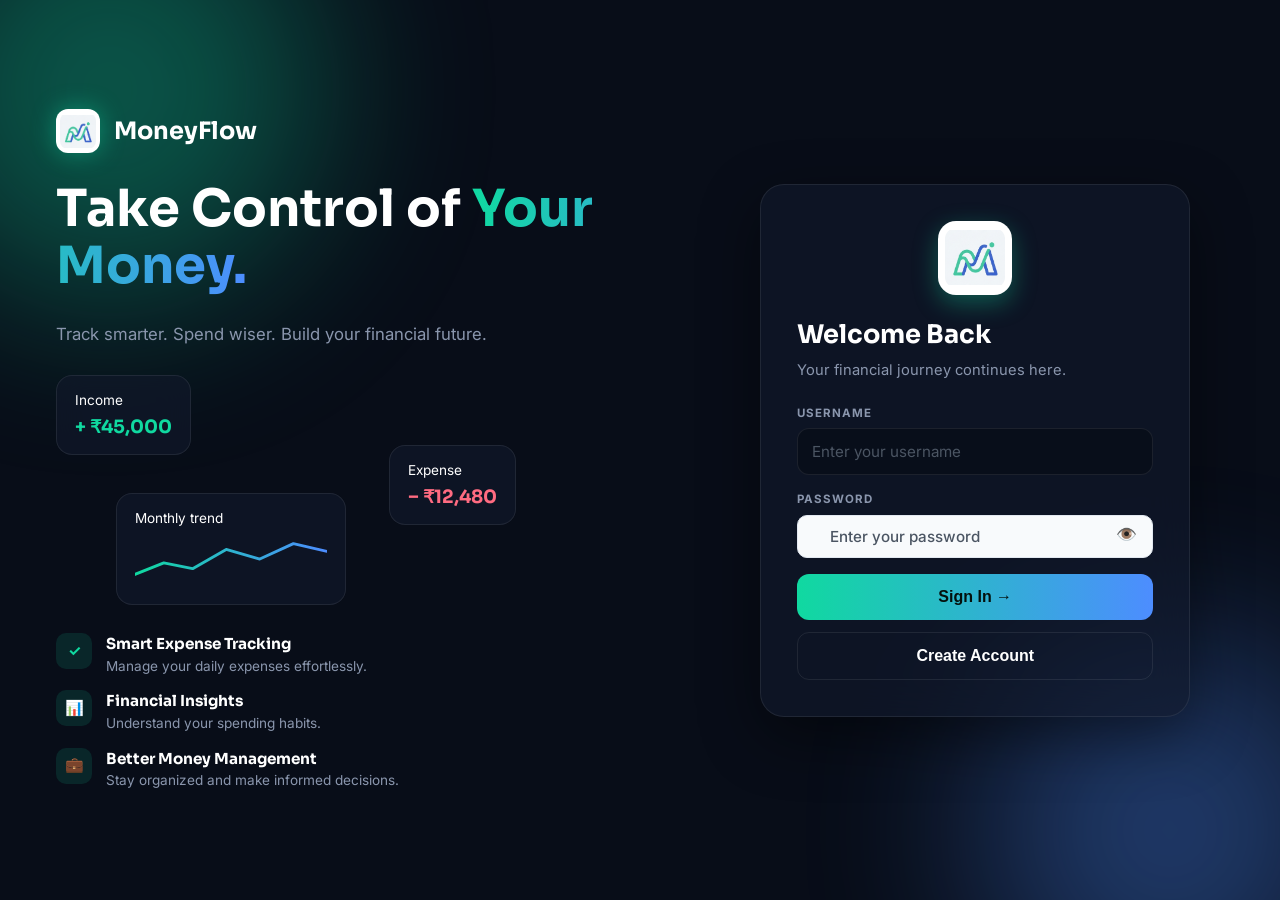
<file: index.html>
<!DOCTYPE html>
<html lang="en">
<head>
  <meta charset="UTF-8">
  <meta name="viewport" content="width=device-width, initial-scale=1.0">
  <title>MoneyFlow — Sign In & Register</title>
  <link rel="icon" type="image/png" href="logo.png">
  <link rel="preconnect" href="https://fonts.googleapis.com">
  <link href="https://fonts.googleapis.com/css2?family=Sora:wght@400;600;700&family=Inter:wght@400;500;600;700;800&display=swap" rel="stylesheet">
  <link rel="stylesheet" href="style.css">
</head>
<body class="auth-mode">

  <!-- Glowing background blobs for login screen -->
  <div class="blob b1" id="blob1"></div>
  <div class="blob b2" id="blob2"></div>

  <!-- ========================================================================
       VIEW 1: Authentication Screen (Neon Glassmorphism Interface)
       ======================================================================== -->
  <div class="wrap" id="auth-view">

    <!-- LEFT: Branding & Visuals -->
    <section class="brand">
      <div class="logo">
        <img src="logo.png" alt="MoneyFlow Logo" class="brand-logo-img">
        <span>MoneyFlow</span>
      </div>
      <h1>Take Control of <em>Your Money.</em></h1>
      <p class="sub">Track smarter. Spend wiser. Build your financial future.</p>

      <div class="visual" aria-hidden="true">
        <div class="card-f c1">Income <b class="up">+ ₹45,000</b></div>
        <div class="card-f c2">Expense <b class="down">− ₹12,480</b></div>
        <div class="card-f c3">Monthly trend
          <svg viewBox="0 0 200 50" fill="none">
            <defs>
              <linearGradient id="g" x1="0" x2="1">
                <stop stop-color="#10D9A0"/>
                <stop offset="1" stop-color="#4D8DFF"/>
              </linearGradient>
            </defs>
            <path d="M0 40 L30 28 L60 34 L95 14 L130 24 L165 8 L200 16" stroke="url(#g)" stroke-width="3" stroke-linecap="round" stroke-linejoin="round"/>
          </svg>
        </div>
      </div>

      <div class="features">
        <div class="feat">
          <i>✓</i>
          <div>
            <h3>Smart Expense Tracking</h3>
            <p>Manage your daily expenses effortlessly.</p>
          </div>
        </div>
        <div class="feat">
          <i>📊</i>
          <div>
            <h3>Financial Insights</h3>
            <p>Understand your spending habits.</p>
          </div>
        </div>
        <div class="feat">
          <i>💼</i>
          <div>
            <h3>Better Money Management</h3>
            <p>Stay organized and make informed decisions.</p>
          </div>
        </div>
      </div>
    </section>

    <!-- RIGHT: Auth Glass Card -->
    <section class="auth">
      <div class="glass">
        <!-- Logo placed prominently above the username & title -->
        <div class="auth-card-logo">
          <img src="logo.png" alt="MoneyFlow Logo" class="auth-logo-img">
        </div>

        <!-- LOGIN VIEW -->
        <div class="view active" id="loginView">
          <h2>Welcome Back</h2>
          <p class="hint">Your financial journey continues here.</p>
          <div class="msg" id="loginMsg"></div>
          <form id="loginForm" novalidate>
            <div class="field">
              <label for="lUser">USERNAME</label>
              <input id="lUser" autocomplete="username" placeholder="Enter your username" required>
            </div>
            <div class="field">
              <label for="lPass">PASSWORD</label>
              <input id="lPass" type="password" autocomplete="current-password" placeholder="Enter your password" required>
              <button type="button" class="eye" data-target="lPass" aria-label="Show or hide password">👁️</button>
            </div>
            <button class="btn primary" type="submit">
              <span class="spinner"></span><span class="txt">Sign In →</span>
            </button>
          </form>
          <button class="btn secondary" type="button" data-go="registerView">Create Account</button>
        </div>

        <!-- REGISTER VIEW -->
        <div class="view" id="registerView">
          <h2>Create Your Account</h2>
          <p class="hint">Start building better financial habits today.</p>
          <div class="msg" id="regMsg"></div>
          <form id="regForm" novalidate>
            <div class="field">
              <label for="rUser">USERNAME</label>
              <input id="rUser" autocomplete="username" placeholder="Choose a username" required>
              <div class="err" id="rUserErr"></div>
            </div>
            <div class="field">
              <label for="rPass">PASSWORD</label>
              <input id="rPass" type="password" autocomplete="new-password" placeholder="Create a password (min 6 chars)" required>
              <button type="button" class="eye" data-target="rPass" aria-label="Show or hide password">👁️</button>
              <div class="err" id="rPassErr"></div>
            </div>
            <div class="field">
              <label for="rConf">CONFIRM PASSWORD</label>
              <input id="rConf" type="password" autocomplete="new-password" placeholder="Re-enter your password" required>
              <button type="button" class="eye" data-target="rConf" aria-label="Show or hide password">👁️</button>
              <div class="err" id="rConfErr"></div>
            </div>
            <button class="btn primary" type="submit">
              <span class="spinner"></span><span class="txt">Create Account</span>
            </button>
          </form>
          <p class="switch">Already have an account? <a data-go="loginView">Sign in</a></p>
        </div>

      </div>
    </section>
  </div>

  <!-- ========================================================================
       VIEW 2: Money Tracker Dashboard
       ======================================================================== -->
  <div id="tracker-view" class="app" style="display:none;">

    <!-- Top Header -->
    <header>
      <a class="logo-mark" href="#" id="logo-link" onclick="event.preventDefault();">
        <img src="logo.png" alt="MoneyFlow Logo" class="logo-icon-img">
        <div>
          <div class="logo-title" id="header-title">MoneyFlow</div>
        </div>
      </a>
      <div class="header-btns">
        <button class="btn-sm btn-theme" id="themeToggleBtn" title="Toggle Dark/Light Theme">
          <span id="theme-btn-icon">🌙</span> <span id="theme-btn-text">Dark</span>
        </button>
        <button class="btn-sm btn-graph" id="graphBtn" title="View monthly graph and analytics">📊 Monthly Graph</button>
        <button class="btn-sm btn-reset" id="resetBtn" title="Reset all data">↺ Reset All</button>

        <!-- Profile Avatar & Dropdown -->
        <div class="profile-wrap" id="profile-wrap">
          <button class="profile-btn" id="profileBtn" title="View profile and account">
            <div class="avatar-circle" id="header-avatar">
              <span id="avatar-initial">U</span>
              <img id="avatar-img" class="avatar-img" style="display:none;" alt="Profile photo">
            </div>
            <span class="profile-name-label" id="profile-name-label">User</span>
            <span class="profile-caret">▾</span>
          </button>

          <div class="profile-dropdown" id="profile-dropdown">
            <div class="profile-card-header">
              <div class="avatar-large-wrap">
                <div class="avatar-circle large" id="dropdown-avatar">
                  <span id="dropdown-avatar-initial">U</span>
                  <img id="dropdown-avatar-img" class="avatar-img" style="display:none;" alt="Profile photo">
                </div>
                <label class="avatar-upload-badge" for="avatar-input" title="Upload new photo">
                  📷
                  <input type="file" id="avatar-input" accept="image/*" style="display:none;">
                </label>
              </div>
              <div class="profile-info">
                <div class="profile-username" id="dropdown-username">User</div>
                <div class="profile-role">Personal Tracker</div>
              </div>
            </div>

            <div class="profile-menu-body">
              <button class="profile-menu-item" id="change-photo-btn">
                <span>🖼️</span> Change Photo
              </button>
              <button class="profile-menu-item" id="remove-photo-btn" style="display:none; color:#ef4444;">
                <span>🗑️</span> Remove Photo
              </button>
              <button class="profile-menu-item" id="dropdownThemeBtn">
                <span id="drop-theme-icon">🌙</span> <span id="drop-theme-text">Dark Theme</span>
              </button>
              <div class="profile-divider"></div>
              <button class="profile-menu-item logout" id="logoutBtn">
                <span>🚪</span> Log Out
              </button>
            </div>
          </div>
        </div>
      </div>
    </header>

    <!-- Welcome Greeting Banner Popup -->
    <div class="welcome-popup" id="welcome-popup">
      <div class="welcome-popup-left">
        <div class="welcome-time-tag" id="welcome-time-tag">
          <span id="welcome-time-emoji">🌞</span> <span id="welcome-time-text">Good Morning!</span> 👋
        </div>
        <div class="welcome-title">
          <img src="logo.png" alt="Logo" class="welcome-mini-logo"> Welcome to MoneyFlow, <span id="welcome-username">User</span> 💰
        </div>
        <div class="welcome-subtext">
          Your money, your goals, your future. ✨
        </div>
      </div>
      <button class="welcome-close-btn" id="welcome-close-btn" title="Dismiss">✕</button>
    </div>

    <!-- Alert Banner -->
    <div id="alert-banner">
      <span class="alert-icon" id="alert-icon"></span>
      <span id="alert-text"></span>
      <span class="alert-pct" id="alert-pct"></span>
    </div>

    <!-- Top Grid: Balance Card + Gauge -->
    <div class="top-grid">

      <!-- Balance Card -->
      <div class="card">
        <div class="section-title">Set Your Budget</div>
        <div class="input-row">
          <div class="input-wrap">
            <span class="input-prefix">₹</span>
            <input type="number" id="bal-input" min="0" step="0.01" placeholder="Enter your total balance or salary">
          </div>
          <button class="btn-primary btn-full" id="bal-btn" style="max-width:140px;padding:11px 18px;border-radius:10px;border:none;font-weight:600;font-size:.92rem;cursor:pointer;">Set Balance</button>
        </div>
        <div class="quick-row">
          <span style="font-size:.75rem;color:#94a3b8;align-self:center;">Quick pick:</span>
          <button class="qbtn" data-v="5000">₹5K</button>
          <button class="qbtn" data-v="10000">₹10K</button>
          <button class="qbtn" data-v="25000">₹25K</button>
          <button class="qbtn" data-v="50000">₹50K</button>
          <button class="qbtn" data-v="100000">₹1 Lakh</button>
        </div>
        <div class="budget-pills" id="budget-pills" style="display:none">
          <div class="budget-pill c-indigo"><small>BALANCE</small><div class="pv" id="bp-bal">₹0</div></div>
          <div class="budget-pill c-rose">  <small>SPENT</small>  <div class="pv" id="bp-spent">₹0</div></div>
          <div class="budget-pill c-green"> <small>LEFT</small>   <div class="pv" id="bp-left">₹0</div></div>
        </div>
      </div>

      <!-- Budget Overview Gauge Card -->
      <div class="card gauge-card">
        <div class="section-title" style="text-align:center;margin-bottom:4px;">Budget Overview</div>
        <div class="gauge">
          <svg viewBox="0 0 150 150">
            <circle class="track" cx="75" cy="75" r="62"/>
            <circle class="fill" id="gauge-fill" cx="75" cy="75" r="62"/>
          </svg>
          <div class="gauge-mid">
            <span class="glbl">REMAINING</span>
            <span class="gv" id="g-left">₹0</span>
          </div>
        </div>
        <div class="gauge-pct" id="g-pct">Set a balance to begin</div>
      </div>

    </div>

    <!-- Summary Strip -->
    <div class="summary-strip" id="summary-strip" style="display:none">
      <div class="sum-card c-indigo"><small>TOTAL BUDGET</small><div class="sv" id="s-budget">₹0</div></div>
      <div class="sum-card c-rose">  <small>TOTAL SPENT</small> <div class="sv" id="s-spent">₹0</div></div>
      <div class="sum-card c-green"> <small>REMAINING</small>   <div class="sv" id="s-left">₹0</div></div>
      <div class="sum-card c-amber"> <small>CATEGORIES</small>  <div class="sv" id="s-cats">0</div></div>
    </div>

    <!-- Add Expense Card -->
    <div class="card add-card">
      <div class="section-title">➕ Add an Expense</div>
      <div class="add-grid">

        <!-- Left: Category Picker -->
        <div>
          <div style="font-size:.8rem;color:#64748b;font-weight:600;margin-bottom:8px;">Select Category</div>
          <div class="chips" id="chips"></div>
          <div class="add-cat-row" style="margin-top:8px;">
            <input type="text" id="new-cat" class="no-prefix" placeholder="+ New category name" maxlength="24">
            <button class="btn-outline" id="add-cat-btn" style="padding:10px 16px;white-space:nowrap;border-radius:10px;font-weight:600;cursor:pointer;">Add</button>
          </div>
        </div>

        <!-- Right: Expense Details Form -->
        <div class="expense-form">
          <div style="font-size:.8rem;color:#64748b;font-weight:600;margin-bottom:0;">Expense Details</div>
          <div class="input-wrap">
            <span class="input-prefix" style="color:#94a3b8;font-size:.9rem;">📝</span>
            <input type="text" id="item-name" placeholder="What did you buy? (e.g. Groceries, Bus ticket)">
          </div>
          <div class="arrow-row">
            <div class="input-wrap" style="flex:1.2;">
              <span class="input-prefix">₹</span>
              <input type="number" id="item-price" min="0.01" step="0.01" placeholder="Price">
            </div>
            <div class="input-wrap" style="flex:1.1;">
              <input type="date" id="item-date" class="no-prefix" style="padding:11px 10px;font-size:.85rem;color:#475569;" title="Expense Date">
            </div>
            <span class="arrow-mid">→</span>
            <div class="to-cat" id="to-cat-label">Select category</div>
          </div>
          <button class="btn-primary btn-full" id="add-btn" style="padding:12px;border-radius:10px;border:none;font-weight:700;font-size:1rem;cursor:pointer;">
            Add Expense
          </button>
        </div>
      </div>
    </div>

    <!-- Category Expense Cards Grid -->
    <div class="cats-header">
      <h2>📂 All Categories</h2>
      <small>Click a card to see items</small>
    </div>
    <div class="cats-grid" id="cats-grid"></div>

  </div>

  <!-- ========================================================================
       MODAL: Monthly Graph & Trend Analytics
       ======================================================================== -->
  <div class="modal-overlay" id="graph-modal">
    <div class="modal-card">
      <div class="modal-header">
        <div class="modal-title">
          <h2><span>📊</span> <span id="m-user-title">User</span>'s Monthly Expense Graph</h2>
          <p>Interactive month-by-month spending trends, category breakdowns, and transaction history</p>
        </div>
        <button class="modal-close" id="close-modal-btn" title="Close">✕</button>
      </div>

      <!-- Controls: Year & Month Selectors -->
      <div class="graph-controls">
        <div style="display:flex;align-items:center;gap:10px;flex-wrap:wrap;">
          <label style="margin:0;font-size:.85rem;font-weight:700;color:#64748b;" for="year-select">Year:</label>
          <select class="month-select" id="year-select"></select>

          <label style="margin:0;font-size:.85rem;font-weight:700;color:#64748b;margin-left:8px;" for="month-select">Month:</label>
          <select class="month-select" id="month-select"></select>
        </div>

        <div style="display:flex;gap:8px;">
          <button class="qbtn" id="sample-data-btn" title="Populate demo data across past months to see how graph looks">⚡ Demo Past Months</button>
        </div>
      </div>

      <!-- Chart Container -->
      <div class="chart-box">
        <div class="chart-header">
          <span class="chart-title"><span>📈</span> Spending Analysis (<span id="chart-view-label" style="color:#a5b4fc;">Glow Bars</span>)</span>
          <div style="display:flex;align-items:center;gap:10px;flex-wrap:wrap;">
            <div class="view-tabs" id="chart-tabs">
              <button class="vtab active" data-view="bars">📊 Glow Bars</button>
              <button class="vtab" data-view="wave">🌊 Neon Wave</button>
              <button class="vtab" data-view="donut">🍩 Category Donut</button>
            </div>
            <span class="chart-stat" id="chart-annual-total">Total: ₹0</span>
          </div>
        </div>
        <div class="svg-chart-wrap" id="chart-container" style="position:relative;">
          <!-- SVG Chart dynamically injected -->
        </div>
        <div id="chart-tooltip" class="chart-tooltip"></div>
        <div style="display:flex;justify-content:space-between;align-items:center;margin-top:10px;flex-wrap:wrap;gap:8px;">
          <span style="font-size:.78rem;color:#94a3b8;">
            💡 Click any bar or node to inspect that month's details below
          </span>
          <span id="chart-insight-badge" style="font-size:.75rem;padding:3px 10px;border-radius:20px;font-weight:700;background:rgba(99,102,241,0.2);color:#a5b4fc;border:1px solid rgba(99,102,241,0.3);">
            ⚡ Interactive Mode
          </span>
        </div>
      </div>

      <!-- Metric Cards for Selected Month -->
      <div class="m-stats-grid">
        <div class="m-stat-card">
          <small id="stat-month-label">Spent in Selected Month</small>
          <div class="mv" id="stat-month-spent" style="color:#6366f1;">₹0</div>
        </div>
        <div class="m-stat-card">
          <small>Total Transactions</small>
          <div class="mv" id="stat-month-count">0 items</div>
        </div>
        <div class="m-stat-card">
          <small>Top Spending Category</small>
          <div class="mv" id="stat-month-top" style="font-size:1.05rem;">—</div>
        </div>
        <div class="m-stat-card">
          <small>Share of Annual Spend</small>
          <div class="mv" id="stat-month-share" style="color:#10b981;">0%</div>
        </div>
      </div>

      <!-- Month Category & Items Details Section -->
      <div class="m-detail-section">
        <div class="m-detail-header">
          <div class="m-detail-title" id="m-detail-title">Category Breakdown for Selected Month</div>
          <small id="m-detail-count" style="color:#94a3b8;font-weight:600;">0 items</small>
        </div>

        <div class="m-cats-list" id="m-cats-list"></div>

        <div style="font-size:.8rem;font-weight:700;color:#64748b;margin:16px 0 8px;text-transform:uppercase;letter-spacing:.05em;">
          Itemized Expenses
        </div>
        <div class="m-items-table" id="m-items-list"></div>
      </div>

    </div>
  </div>

  <!-- Toast Notification Container -->
  <div id="toast"></div>

  <!-- Application Logic -->
  <script src="script.js"></script>
</body>
</html>
</file>
<file: style.css>
/* ==========================================================================
   MoneyFlow — Modern Personal Expense Tracker & Financial Dashboard
   Stylesheet: style.css
   ========================================================================== */

/* ── Reset & Variables ───────────────────────────────────────────────────── */
:root {
  --bg: #080D18;
  --bg2: #111A2B;
  --green: #10D9A0;
  --blue: #4D8DFF;
  --text: #fff;
  --muted: #8A96AD;
  --danger: #ff6b81;
  --glass: rgba(17, 26, 43, .65);
  --line: rgba(255, 255, 255, .08);
}

* {
  box-sizing: border-box;
  margin: 0;
  padding: 0;
}

::-webkit-scrollbar {
  width: 6px;
  height: 6px;
}
::-webkit-scrollbar-track {
  background: #f1f5f9;
}
::-webkit-scrollbar-thumb {
  background: #cbd5e1;
  border-radius: 4px;
}

body {
  min-height: 100vh;
  background: #f0f4ff;
  font-family: 'Inter', system-ui, sans-serif;
  font-size: 15px;
  color: #1e293b;
  line-height: 1.5;
  transition: background-color .3s ease, color .3s ease;
}

/* ── Auth Screen (New Neon Glassmorphism Interface) ──────────────────────── */
body.auth-mode {
  background: var(--bg);
  color: var(--text);
  overflow-x: hidden;
}

body.auth-mode h1,
body.auth-mode h2,
body.auth-mode h3,
body.auth-mode .logo span {
  font-family: 'Sora', 'Inter', sans-serif;
}

/* Glowing background blobs */
.blob {
  position: fixed;
  border-radius: 50%;
  filter: blur(90px);
  opacity: .35;
  z-index: 0;
  animation: drift 14s ease-in-out infinite alternate;
  pointer-events: none;
}
.b1 {
  width: 420px;
  height: 420px;
  background: var(--green);
  top: -120px;
  left: -100px;
}
.b2 {
  width: 380px;
  height: 380px;
  background: var(--blue);
  bottom: -120px;
  right: -80px;
  animation-delay: -6s;
}
@keyframes drift {
  to { transform: translate(40px, 30px) scale(1.1); }
}

.wrap {
  position: relative;
  z-index: 1;
  display: grid;
  grid-template-columns: 1.1fr 1fr;
  min-height: 100vh;
}

/* LEFT: branding */
.brand {
  padding: 48px 56px;
  display: flex;
  flex-direction: column;
  justify-content: center;
  gap: 28px;
}
.logo {
  display: flex;
  align-items: center;
  gap: 14px;
  font-size: 1.5rem;
  font-weight: 700;
}
.brand-logo-img {
  width: 44px;
  height: 44px;
  border-radius: 12px;
  object-fit: contain;
  background: #ffffff;
  padding: 4px;
  box-shadow: 0 0 24px rgba(16, 217, 160, .45);
}
.brand h1 {
  font-size: clamp(2rem, 4vw, 3.2rem);
  line-height: 1.1;
  font-family: 'Sora', 'Inter', sans-serif;
  color: #fff;
}
.brand h1 em {
  font-style: normal;
  background: linear-gradient(90deg, var(--green), var(--blue));
  -webkit-background-clip: text;
  background-clip: text;
  color: transparent;
}
.brand p.sub {
  color: var(--muted);
  font-size: 1.05rem;
}

.visual {
  position: relative;
  height: 230px;
  max-width: 460px;
}
.card-f {
  position: absolute;
  background: var(--glass);
  border: 1px solid var(--line);
  backdrop-filter: blur(14px);
  -webkit-backdrop-filter: blur(14px);
  border-radius: 16px;
  padding: 14px 18px;
  font-size: .85rem;
  color: #fff;
  animation: float 6s ease-in-out infinite;
}
.card-f b {
  display: block;
  font-family: 'Sora', sans-serif;
  font-size: 1.15rem;
  margin-top: 2px;
}
.up { color: var(--green); }
.down { color: var(--danger); }
.c1 { top: 0; left: 0; }
.c2 { top: 70px; right: 0; animation-delay: -2s; }
.c3 { bottom: 0; left: 60px; width: 230px; animation-delay: -4s; }
.c3 svg { width: 100%; height: 50px; margin-top: 6px; }
@keyframes float { 50% { transform: translateY(-12px); } }

.features {
  display: grid;
  gap: 14px;
  max-width: 460px;
}
.feat {
  display: flex;
  gap: 14px;
  align-items: flex-start;
}
.feat i {
  flex: none;
  width: 36px;
  height: 36px;
  border-radius: 10px;
  background: rgba(16, 217, 160, .12);
  color: var(--green);
  display: grid;
  place-items: center;
  font-style: normal;
  font-weight: 700;
}
.feat h3 {
  font-size: .95rem;
  font-family: 'Sora', 'Inter', sans-serif;
  color: #fff;
}
.feat p {
  color: var(--muted);
  font-size: .85rem;
}

/* RIGHT: auth card */
.auth {
  display: grid;
  place-items: center;
  padding: 32px 24px;
}
.glass {
  width: 100%;
  max-width: 430px;
  background: var(--glass);
  border: 1px solid var(--line);
  backdrop-filter: blur(20px);
  -webkit-backdrop-filter: blur(20px);
  border-radius: 24px;
  padding: 36px;
  box-shadow: 0 20px 60px rgba(0, 0, 0, .45);
}
.auth-card-logo {
  display: flex;
  justify-content: center;
  margin-bottom: 20px;
}
.auth-logo-img {
  width: 74px;
  height: 74px;
  border-radius: 18px;
  object-fit: contain;
  background: #ffffff;
  padding: 6px;
  box-shadow: 0 8px 24px rgba(16, 217, 160, .35);
  border: 1.5px solid rgba(255, 255, 255, .15);
  transition: transform .25s ease;
}
.auth-logo-img:hover {
  transform: scale(1.06);
}
.view {
  display: none;
  animation: fade .45s ease;
}
.view.active {
  display: block;
}
@keyframes fade {
  from { opacity: 0; transform: translateY(14px); }
  to   { opacity: 1; transform: none; }
}
.glass h2 {
  font-size: 1.6rem;
  margin-bottom: 6px;
  font-family: 'Sora', sans-serif;
  color: #fff;
}
.glass .hint {
  color: var(--muted);
  margin-bottom: 24px;
  font-size: .92rem;
}

.field {
  position: relative;
  margin-bottom: 16px;
  text-align: left;
}
.field label {
  display: block;
  font-size: .72rem;
  letter-spacing: .08em;
  color: var(--muted);
  margin-bottom: 6px;
  font-weight: 700;
}
.field input {
  width: 100%;
  padding: 13px 44px 13px 14px;
  background: rgba(8, 13, 24, .7);
  border: 1px solid var(--line);
  border-radius: 12px;
  color: var(--text);
  font-size: .95rem;
  font-family: 'Inter', sans-serif;
  outline: none;
  transition: .25s;
}
.field input:focus {
  border-color: var(--green);
  box-shadow: 0 0 0 4px rgba(16, 217, 160, .15);
  background: rgba(8, 13, 24, .9);
}
.field input.bad {
  border-color: var(--danger);
}
.field input::placeholder {
  color: #4b5563;
}
.eye {
  position: absolute;
  right: 10px;
  bottom: 7px;
  background: none;
  border: 0;
  color: var(--muted);
  cursor: pointer;
  font-size: 1.05rem;
  padding: 6px;
}
.err {
  color: var(--danger);
  font-size: .78rem;
  margin-top: 4px;
  min-height: 1em;
}

.btn {
  width: 100%;
  padding: 14px;
  border-radius: 12px;
  border: 0;
  font-weight: 600;
  font-size: 1rem;
  cursor: pointer;
  transition: .25s;
  display: flex;
  justify-content: center;
  align-items: center;
  gap: 10px;
}
.primary {
  background: linear-gradient(90deg, var(--green), var(--blue));
  color: #04110d;
}
.primary:hover {
  transform: translateY(-2px);
  box-shadow: 0 10px 28px rgba(16, 217, 160, .35);
}
.secondary {
  background: transparent;
  border: 1px solid var(--line);
  color: var(--text);
  margin-top: 12px;
}
.secondary:hover {
  border-color: var(--green);
  color: var(--green);
}
.btn:disabled {
  opacity: .7;
  cursor: wait;
  transform: none;
}
.spinner {
  width: 18px;
  height: 18px;
  border: 3px solid rgba(4, 17, 13, .3);
  border-top-color: #04110d;
  border-radius: 50%;
  animation: spin .7s linear infinite;
  display: none;
}
.loading .spinner {
  display: block;
}
@keyframes spin {
  to { transform: rotate(360deg); }
}

.msg {
  display: none;
  padding: 11px 14px;
  border-radius: 10px;
  font-size: .88rem;
  margin-bottom: 16px;
  text-align: left;
}
.msg.show {
  display: block;
}
.msg.error {
  background: rgba(255, 107, 129, .12);
  color: var(--danger);
  border: 1px solid rgba(255, 107, 129, .3);
}
.msg.ok {
  background: rgba(16, 217, 160, .12);
  color: var(--green);
  border: 1px solid rgba(16, 217, 160, .3);
}
.switch {
  text-align: center;
  margin-top: 18px;
  color: var(--muted);
  font-size: .88rem;
}
.switch a {
  color: var(--green);
  cursor: pointer;
  text-decoration: none;
  font-weight: 600;
}
.switch a:hover {
  text-decoration: underline;
}

/* Tablet / Mobile Auth Layout */
@media(max-width:900px){
  .wrap { grid-template-columns: 1fr; }
  .brand { padding: 28px 24px 0; gap: 14px; text-align: center; align-items: center; }
  .visual, .features, .brand p.sub { display: none; }
  .brand h1 { font-size: 1.6rem; }
  .glass { padding: 26px 22px; }
}
@media(prefers-reduced-motion:reduce){
  * { animation: none !important; }
}

/* ── App Dashboard Layout ────────────────────────────────────────────────── */
.app {
  max-width: 1100px;
  margin: 0 auto;
  padding: 24px 18px 60px;
  animation: appFadeIn .3s ease;
}

@keyframes appFadeIn {
  from { opacity: 0; transform: translateY(6px); }
  to   { opacity: 1; transform: none; }
}

/* ── Header ──────────────────────────────────────────────────────────────── */
header {
  background: #fff;
  border-radius: 16px;
  box-shadow: 0 2px 12px rgba(0, 0, 0, .07);
  padding: 14px 22px;
  display: flex;
  align-items: center;
  justify-content: space-between;
  margin-bottom: 20px;
}

.logo-mark {
  display: flex;
  align-items: center;
  gap: 12px;
  text-decoration: none;
}

.logo-icon-img {
  width: 42px;
  height: 42px;
  border-radius: 12px;
  object-fit: contain;
  background: #ffffff;
  padding: 4px;
  border: 1px solid rgba(226, 232, 240, 0.9);
  box-shadow: 0 3px 10px rgba(99, 102, 241, 0.18);
  flex-shrink: 0;
  transition: transform .2s ease;
}

.logo-icon-img:hover {
  transform: scale(1.08);
}

.logo-title {
  font-weight: 800;
  font-size: 1.05rem;
  color: #1e1b4b;
}

.logo-title span {
  color: #6366f1;
}

.header-btns {
  display: flex;
  align-items: center;
  gap: 8px;
}

.btn-sm {
  display: inline-flex;
  align-items: center;
  gap: 6px;
  padding: 7px 14px;
  border-radius: 8px;
  border: 1px solid;
  font: 600 .82rem 'Inter', sans-serif;
  cursor: pointer;
  transition: all .15s;
  text-decoration: none;
}

.btn-reset {
  border-color: #fecdd3;
  background: #fff1f2;
  color: #e11d48;
}
.btn-reset:hover {
  background: #fce7f3;
}

.btn-graph {
  border-color: #c7d2fe;
  background: #eef2ff;
  color: #4f46e5;
}
.btn-graph:hover {
  background: #e0e7ff;
  color: #3730a3;
  transform: translateY(-1px);
}

.btn-theme {
  border-color: #cbd5e1;
  background: #f8fafc;
  color: #334155;
}
.btn-theme:hover {
  background: #f1f5f9;
  color: #0f172a;
  transform: translateY(-1px);
}

/* ── Profile Avatar & Dropdown ───────────────────────────────────────────── */
.profile-wrap {
  position: relative;
  display: inline-block;
}

.profile-btn {
  display: inline-flex;
  align-items: center;
  gap: 8px;
  padding: 4px 12px 4px 5px;
  border-radius: 999px;
  border: 1.5px solid #e2e8f0;
  background: #fff;
  cursor: pointer;
  transition: all .15s;
  box-shadow: 0 1px 4px rgba(0, 0, 0, 0.04);
}

.profile-btn:hover {
  border-color: #c7d2fe;
  background: #f8fafc;
  box-shadow: 0 2px 10px rgba(99, 102, 241, 0.12);
  transform: translateY(-1px);
}

.avatar-circle {
  width: 32px;
  height: 32px;
  border-radius: 50%;
  background: linear-gradient(135deg, #6366f1, #8b5cf6);
  color: #fff;
  font-weight: 700;
  font-size: .88rem;
  display: flex;
  align-items: center;
  justify-content: center;
  overflow: hidden;
  flex-shrink: 0;
  box-shadow: 0 2px 6px rgba(99, 102, 241, 0.25);
}

.avatar-img {
  width: 100%;
  height: 100%;
  object-fit: cover;
  display: block;
}

.profile-name-label {
  font: 600 .84rem 'Inter', sans-serif;
  color: #1e293b;
  max-width: 110px;
  overflow: hidden;
  text-overflow: ellipsis;
  white-space: nowrap;
}

.profile-caret {
  font-size: .65rem;
  color: #94a3b8;
  transition: transform .2s;
}

.profile-wrap.open .profile-caret {
  transform: rotate(180deg);
}

.profile-dropdown {
  position: absolute;
  top: calc(100% + 10px);
  right: 0;
  width: 270px;
  background: #fff;
  border-radius: 18px;
  box-shadow: 0 16px 40px rgba(15, 23, 42, 0.16);
  border: 1.5px solid #f1f5f9;
  z-index: 1000;
  padding: 16px;
  display: none;
  animation: dropIn .2s ease;
}

@keyframes dropIn {
  from { opacity: 0; transform: translateY(-8px); }
  to   { opacity: 1; transform: none; }
}

.profile-dropdown.open {
  display: block;
}

.profile-card-header {
  display: flex;
  align-items: center;
  gap: 14px;
  padding-bottom: 14px;
  border-bottom: 1px solid #f1f5f9;
  margin-bottom: 10px;
}

.avatar-large-wrap {
  position: relative;
  flex-shrink: 0;
}

.avatar-circle.large {
  width: 60px;
  height: 60px;
  font-size: 1.5rem;
  border: 2px solid #eef2ff;
}

.avatar-upload-badge {
  position: absolute;
  bottom: -2px;
  right: -2px;
  background: #6366f1;
  color: #fff;
  border-radius: 50%;
  width: 24px;
  height: 24px;
  display: flex;
  align-items: center;
  justify-content: center;
  font-size: 11px;
  cursor: pointer;
  border: 2px solid #fff;
  box-shadow: 0 2px 6px rgba(0, 0, 0, 0.2);
  transition: transform .15s, background .15s;
}

.avatar-upload-badge:hover {
  transform: scale(1.12);
  background: #4f46e5;
}

.profile-info {
  flex: 1;
  min-width: 0;
}

.profile-username {
  font-weight: 800;
  font-size: 1.05rem;
  color: #1e1b4b;
  overflow: hidden;
  text-overflow: ellipsis;
  white-space: nowrap;
}

.profile-role {
  font-size: .74rem;
  color: #94a3b8;
  font-weight: 600;
  margin-top: 2px;
}

.profile-menu-body {
  display: grid;
  gap: 4px;
}

.profile-menu-item {
  width: 100%;
  display: flex;
  align-items: center;
  gap: 10px;
  padding: 9px 12px;
  border-radius: 10px;
  border: none;
  background: transparent;
  font: 600 .85rem 'Inter', sans-serif;
  color: #334155;
  cursor: pointer;
  transition: all .15s;
  text-align: left;
}

.profile-menu-item:hover {
  background: #f8fafc;
  color: #4f46e5;
}

.profile-menu-item.logout {
  color: #e11d48;
}
.profile-menu-item.logout:hover {
  background: #fff1f2;
  color: #be123c;
}

.profile-divider {
  height: 1px;
  background: #f1f5f9;
  margin: 6px 0;
}

/* ── Welcome Greeting Popup Banner ───────────────────────────────────────── */
.welcome-popup {
  background: linear-gradient(135deg, #090e1a 0%, #111a2e 100%);
  border: 1.5px solid rgba(99, 102, 241, 0.35);
  border-radius: 18px;
  padding: 18px 24px;
  margin-bottom: 20px;
  display: none;
  align-items: center;
  justify-content: space-between;
  box-shadow: 0 12px 36px rgba(0, 0, 0, 0.28);
  position: relative;
  overflow: hidden;
  animation: slideDown .4s cubic-bezier(0.16, 1, 0.3, 1);
}

.welcome-popup::before {
  content: '';
  position: absolute;
  top: -50px;
  right: 8%;
  width: 180px;
  height: 180px;
  background: radial-gradient(circle, rgba(99, 102, 241, 0.22), transparent 70%);
  pointer-events: none;
}

@keyframes slideDown {
  from { opacity: 0; transform: translateY(-16px); }
  to   { opacity: 1; transform: none; }
}

@keyframes fadeOut {
  from { opacity: 1; transform: none; }
  to   { opacity: 0; transform: translateY(-10px); }
}

.welcome-popup-left {
  flex: 1;
  min-width: 0;
}

.welcome-time-tag {
  font-size: .9rem;
  font-weight: 700;
  color: #facc15;
  display: flex;
  align-items: center;
  gap: 6px;
  margin-bottom: 4px;
}

.welcome-title {
  font-size: 1.35rem;
  font-weight: 800;
  color: #ffffff;
  letter-spacing: -0.01em;
  margin-bottom: 3px;
  white-space: nowrap;
  overflow: hidden;
  text-overflow: ellipsis;
}

.welcome-mini-logo {
  width: 24px;
  height: 24px;
  border-radius: 6px;
  object-fit: contain;
  background: #ffffff;
  padding: 2px;
  vertical-align: -4px;
  margin-right: 6px;
  display: inline-block;
  box-shadow: 0 2px 6px rgba(0, 0, 0, 0.18);
}

.welcome-subtext {
  font-size: .86rem;
  color: #94a3b8;
  font-weight: 500;
}

.welcome-close-btn {
  background: rgba(255, 255, 255, 0.1);
  border: none;
  color: #94a3b8;
  width: 32px;
  height: 32px;
  border-radius: 50%;
  cursor: pointer;
  display: grid;
  place-content: center;
  font-size: .95rem;
  transition: all .15s;
  flex-shrink: 0;
  margin-left: 16px;
}

.welcome-close-btn:hover {
  background: rgba(255, 255, 255, 0.2);
  color: #fff;
}

/* ── Alert Banner ────────────────────────────────────────────────────────── */
#alert-banner {
  display: none;
  align-items: center;
  gap: 12px;
  padding: 14px 18px;
  margin-bottom: 18px;
  border-radius: 12px;
  border: 1.5px solid;
  font-weight: 600;
  font-size: .95rem;
  animation: slideIn .3s ease;
}

@keyframes slideIn {
  from { opacity: 0; transform: translateY(-6px); }
  to   { opacity: 1; transform: none; }
}

#alert-banner.warn   { background: #fffbeb; border-color: #fcd34d; color: #92400e; }
#alert-banner.danger { background: #fff1f2; border-color: #fda4af; color: #be123c; }

.alert-icon { font-size: 1.3rem; flex-shrink: 0; }
.alert-pct  {
  margin-left: auto;
  background: rgba(0, 0, 0, .08);
  padding: 3px 10px;
  border-radius: 999px;
  font-size: .85rem;
  font-weight: 700;
  flex-shrink: 0;
}

/* ── Top Grid: Balance Card + Gauge ──────────────────────────────────────── */
.top-grid {
  display: grid;
  grid-template-columns: 1fr 260px;
  gap: 16px;
  margin-bottom: 16px;
}

@media(max-width: 700px) {
  .top-grid { grid-template-columns: 1fr; }
}

/* White Card Base */
.card {
  background: #fff;
  border-radius: 16px;
  box-shadow: 0 2px 12px rgba(0, 0, 0, .07);
  padding: 22px 24px;
}

.section-title {
  font-size: .75rem;
  font-weight: 700;
  color: #94a3b8;
  letter-spacing: .08em;
  text-transform: uppercase;
  margin-bottom: 14px;
}

/* Balance Form */
.input-row {
  display: flex;
  gap: 10px;
  flex-wrap: wrap;
  align-items: center;
}

.input-wrap {
  position: relative;
  flex: 1;
  min-width: 180px;
}

.input-prefix {
  position: absolute;
  left: 12px;
  top: 50%;
  transform: translateY(-50%);
  font-weight: 700;
  color: #6366f1;
  pointer-events: none;
  font-size: 1rem;
}

input[type=number], input[type=text], input[type=password], input[type=date] {
  width: 100%;
  padding: 11px 12px 11px 32px;
  border: 1.5px solid #e2e8f0;
  border-radius: 10px;
  color: #1e293b;
  font: 500 .95rem 'Inter', sans-serif;
  background: #f8fafc;
  outline: none;
  transition: border-color .2s, box-shadow .2s;
}

input.no-prefix {
  padding-left: 12px;
}

input:focus {
  border-color: #6366f1;
  box-shadow: 0 0 0 3px rgba(99, 102, 241, .12);
  background: #fff;
}

input::placeholder {
  color: #94a3b8;
}

input[type=number]::-webkit-inner-spin-button {
  -webkit-appearance: none;
}

.btn-primary {
  background: #6366f1;
  color: #fff;
  box-shadow: 0 2px 10px rgba(99, 102, 241, .3);
}

.btn-primary:hover {
  background: #4f46e5;
  box-shadow: 0 4px 16px rgba(99, 102, 241, .4);
  transform: translateY(-1px);
}

.btn-primary:active {
  transform: none;
}

.btn-outline {
  background: #f8fafc;
  color: #6366f1;
  border: 1.5px solid #c7d2fe;
}
.btn-outline:hover {
  background: #eef2ff;
}
.btn-full {
  width: 100%;
}

/* Quick amounts */
.quick-row {
  display: flex;
  flex-wrap: wrap;
  gap: 7px;
  margin-top: 10px;
}

.qbtn {
  padding: 5px 13px;
  border-radius: 999px;
  border: 1.5px solid #e2e8f0;
  background: #f8fafc;
  color: #64748b;
  font: 500 .8rem 'Inter', sans-serif;
  cursor: pointer;
  transition: all .15s;
}

.qbtn:hover {
  border-color: #6366f1;
  color: #6366f1;
  background: #eef2ff;
}

/* Budget Summary Pills */
.budget-pills {
  display: grid;
  grid-template-columns: repeat(3, 1fr);
  gap: 10px;
  margin-top: 14px;
}

.budget-pill {
  background: #f8fafc;
  border: 1.5px solid #e2e8f0;
  border-radius: 10px;
  padding: 10px 12px;
}

.budget-pill small {
  font-size: .7rem;
  color: #94a3b8;
  font-weight: 600;
  letter-spacing: .05em;
  display: block;
  margin-bottom: 2px;
}

.budget-pill .pv {
  font-size: 1rem;
  font-weight: 700;
}

.budget-pill.c-indigo .pv { color: #6366f1; }
.budget-pill.c-rose   .pv { color: #e11d48; }
.budget-pill.c-green  .pv { color: #059669; }

/* Gauge Card */
.gauge-card {
  display: flex;
  flex-direction: column;
  align-items: center;
  justify-content: center;
  gap: 14px;
}

.gauge {
  position: relative;
  width: 160px;
  height: 160px;
}

.gauge svg {
  transform: rotate(-90deg);
  width: 100%;
  height: 100%;
}

circle.track {
  fill: none;
  stroke: #f1f5f9;
  stroke-width: 14;
}

circle.fill {
  fill: none;
  stroke-width: 14;
  stroke-linecap: round;
  stroke-dasharray: 440;
  stroke-dashoffset: 440;
  transition: stroke-dashoffset .9s ease, stroke .4s;
}

.gauge-mid {
  position: absolute;
  inset: 0;
  display: grid;
  place-content: center;
  text-align: center;
}

.gauge-mid .gv {
  font-size: 1.3rem;
  font-weight: 800;
  color: #1e293b;
  display: block;
}

.gauge-mid .glbl {
  font-size: .7rem;
  color: #94a3b8;
  font-weight: 600;
}

.gauge-pct {
  font-size: .85rem;
  font-weight: 600;
  color: #64748b;
}

/* ── Add Expense Card ────────────────────────────────────────────────────── */
.add-card {
  margin-bottom: 16px;
}

.add-grid {
  display: grid;
  grid-template-columns: 1fr 1fr;
  gap: 20px;
}

@media(max-width: 640px) {
  .add-grid { grid-template-columns: 1fr; }
}

/* Category Chips */
.chips {
  display: flex;
  flex-wrap: wrap;
  gap: 7px;
  margin-bottom: 10px;
}

.chip {
  display: flex;
  align-items: center;
  gap: 6px;
  padding: 6px 14px;
  border-radius: 999px;
  border: 1.5px solid #e2e8f0;
  background: #f8fafc;
  color: #475569;
  font: 500 .83rem 'Inter', sans-serif;
  cursor: pointer;
  transition: all .15s;
}

.chip:hover {
  border-color: #a5b4fc;
  color: #4f46e5;
  background: #eef2ff;
}

.chip.active {
  border-color: #6366f1;
  background: #eef2ff;
  color: #4f46e5;
  font-weight: 600;
}

.chip-del {
  font-size: .7rem;
  color: #cbd5e1;
  border: none;
  background: none;
  cursor: pointer;
  padding: 0 2px;
  line-height: 1;
  display: none;
}

.chip:hover .chip-del {
  display: inline;
}
.chip-del:hover {
  color: #e11d48;
}

.add-cat-row {
  display: flex;
  gap: 8px;
}
.add-cat-row input {
  flex: 1;
  min-width: 0;
  padding-left: 12px;
}

/* Expense Form */
.expense-form {
  display: grid;
  gap: 10px;
}

.arrow-row {
  display: flex;
  align-items: center;
  gap: 10px;
}

.arrow-row .input-wrap {
  flex: 1;
}

.arrow-mid {
  color: #94a3b8;
  font-size: 1.1rem;
  flex-shrink: 0;
}

.to-cat {
  flex: 1;
  padding: 11px 12px;
  border: 1.5px solid #e2e8f0;
  border-radius: 10px;
  background: #f8fafc;
  color: #6366f1;
  font-weight: 600;
  font-size: .88rem;
  text-align: center;
  white-space: nowrap;
  overflow: hidden;
  text-overflow: ellipsis;
}

/* ── Summary Strip ───────────────────────────────────────────────────────── */
.summary-strip {
  display: grid;
  grid-template-columns: repeat(auto-fit, minmax(150px, 1fr));
  gap: 12px;
  margin-bottom: 16px;
}

.sum-card {
  background: #fff;
  border-radius: 14px;
  box-shadow: 0 1px 8px rgba(0, 0, 0, .06);
  padding: 14px 16px;
  border-left: 4px solid;
}

.sum-card small {
  font-size: .72rem;
  color: #94a3b8;
  font-weight: 600;
  letter-spacing: .05em;
  display: block;
  margin-bottom: 4px;
}

.sum-card .sv {
  font-size: 1.2rem;
  font-weight: 800;
}

.sum-card.c-indigo { border-color: #6366f1; } .sum-card.c-indigo .sv { color: #4f46e5; }
.sum-card.c-rose   { border-color: #f43f5e; } .sum-card.c-rose   .sv { color: #e11d48; }
.sum-card.c-green  { border-color: #10b981; } .sum-card.c-green  .sv { color: #059669; }
.sum-card.c-amber  { border-color: #f59e0b; } .sum-card.c-amber  .sv { color: #d97706; }

/* ── Category Cards Grid ─────────────────────────────────────────────────── */
.cats-header {
  display: flex;
  align-items: center;
  justify-content: space-between;
  margin-bottom: 12px;
}

.cats-header h2 {
  font-size: .75rem;
  font-weight: 700;
  color: #94a3b8;
  letter-spacing: .08em;
  text-transform: uppercase;
}

.cats-header small {
  font-size: .78rem;
  color: #94a3b8;
}

.cats-grid {
  display: grid;
  grid-template-columns: repeat(auto-fill, minmax(270px, 1fr));
  gap: 14px;
}

.cat-card {
  background: #fff;
  border-radius: 14px;
  box-shadow: 0 1px 8px rgba(0, 0, 0, .06);
  overflow: hidden;
  border: 1.5px solid #f1f5f9;
  cursor: pointer;
  transition: border-color .2s, box-shadow .2s, transform .15s;
}

.cat-card:hover {
  border-color: #c7d2fe;
  box-shadow: 0 4px 16px rgba(99, 102, 241, .1);
  transform: translateY(-2px);
}

.cat-card.expanded {
  border-color: #6366f1;
}

.card-header {
  display: flex;
  align-items: center;
  justify-content: space-between;
  padding: 16px 18px 12px;
}

.cat-left {
  display: flex;
  align-items: center;
  gap: 10px;
}

.cat-icon {
  width: 38px;
  height: 38px;
  border-radius: 10px;
  display: grid;
  place-content: center;
  font-size: 1.2rem;
  flex-shrink: 0;
}

.cat-name  {
  font-weight: 700;
  font-size: .95rem;
  color: #1e293b;
}

.cat-count {
  font-size: .75rem;
  color: #94a3b8;
  font-weight: 500;
}

.cat-right {
  text-align: right;
}

.cat-total-val {
  font-size: 1.1rem;
  font-weight: 800;
  display: block;
}

.cat-total-lbl {
  font-size: .7rem;
  color: #94a3b8;
  font-weight: 500;
}

/* Progress bar */
.card-bar {
  padding: 0 18px 12px;
}

.bar-track {
  height: 5px;
  background: #f1f5f9;
  border-radius: 5px;
  overflow: hidden;
}

.bar-fill {
  height: 100%;
  border-radius: 5px;
  width: 0;
  transition: width .7s ease;
}

/* Card Footer */
.card-footer {
  display: flex;
  align-items: center;
  justify-content: space-between;
  padding: 10px 18px;
  background: #fafafa;
  border-top: 1px solid #f1f5f9;
  font-size: .78rem;
  color: #94a3b8;
}

.toggle-icon {
  transition: transform .3s;
  display: inline-block;
}

.cat-card.expanded .toggle-icon {
  transform: rotate(180deg);
}

/* Expandable Items */
.card-body {
  max-height: 0;
  overflow: hidden;
  transition: max-height .35s ease;
}

.cat-card.expanded .card-body {
  max-height: 500px;
}

.items-list {
  padding: 0 18px 18px;
  display: grid;
  gap: 6px;
}

.item-row {
  display: flex;
  align-items: center;
  justify-content: space-between;
  gap: 8px;
  padding: 9px 12px;
  border-radius: 9px;
  background: #f8fafc;
  border: 1px solid #f1f5f9;
  font-size: .88rem;
  animation: fadeIn .2s ease both;
}

@keyframes fadeIn {
  from { opacity: 0; transform: translateX(-4px); }
  to   { opacity: 1; transform: none; }
}

.item-name {
  flex: 1;
  overflow: hidden;
  text-overflow: ellipsis;
  white-space: nowrap;
  color: #334155;
}

.item-price {
  font-weight: 700;
  color: #1e293b;
  flex-shrink: 0;
  font-size: .88rem;
}

.item-del {
  background: none;
  border: none;
  color: #cbd5e1;
  cursor: pointer;
  font-size: 1rem;
  padding: 2px 4px;
  border-radius: 4px;
  flex-shrink: 0;
  transition: color .15s, background .15s;
}

.item-del:hover {
  color: #e11d48;
  background: #fff1f2;
}

.empty-msg {
  padding: 14px;
  text-align: center;
  color: #94a3b8;
  font-size: .85rem;
  border: 1.5px dashed #e2e8f0;
  border-radius: 9px;
}

.card-total-bar {
  display: flex;
  align-items: center;
  justify-content: space-between;
  padding: 10px 18px;
  background: #f8fafc;
  border-top: 1px solid #f1f5f9;
  font-size: .85rem;
}

.card-total-bar span {
  font-weight: 500;
  color: #64748b;
}

.card-total-bar strong {
  font-weight: 800;
  color: #1e293b;
}

/* ── Toast Notifications ─────────────────────────────────────────────────── */
#toast {
  position: fixed;
  bottom: 24px;
  left: 50%;
  transform: translate(-50%, 12px);
  background: #1e293b;
  color: #fff;
  padding: 11px 22px;
  border-radius: 12px;
  font-size: .88rem;
  font-weight: 500;
  z-index: 9999;
  opacity: 0;
  pointer-events: none;
  white-space: nowrap;
  transition: opacity .2s, transform .2s;
  box-shadow: 0 4px 20px rgba(0, 0, 0, .18);
}

#toast.show {
  opacity: 1;
  transform: translate(-50%, 0);
}

/* ── Monthly Graph Modal ─────────────────────────────────────────────────── */
.modal-overlay {
  position: fixed;
  inset: 0;
  background: rgba(15, 23, 42, 0.65);
  backdrop-filter: blur(6px);
  display: none;
  align-items: center;
  justify-content: center;
  z-index: 1000;
  padding: 20px;
}

.modal-overlay.open {
  display: flex;
  animation: modalFadeIn .2s ease;
}

@keyframes modalFadeIn {
  from { opacity: 0; }
  to   { opacity: 1; }
}

.modal-card {
  background: #fff;
  border-radius: 20px;
  box-shadow: 0 20px 45px rgba(0, 0, 0, 0.22);
  max-width: 860px;
  width: 100%;
  max-height: 90vh;
  overflow-y: auto;
  padding: 26px 28px;
  position: relative;
  animation: scaleUp .25s ease;
}

@keyframes scaleUp {
  from { opacity: 0; transform: scale(0.96); }
  to   { opacity: 1; transform: scale(1); }
}

.modal-header {
  display: flex;
  align-items: flex-start;
  justify-content: space-between;
  margin-bottom: 20px;
  padding-bottom: 14px;
  border-bottom: 1.5px solid #f1f5f9;
}

.modal-title h2 {
  font-size: 1.35rem;
  font-weight: 800;
  color: #1e1b4b;
  display: flex;
  align-items: center;
  gap: 8px;
}

.modal-title p {
  font-size: .85rem;
  color: #64748b;
  margin-top: 4px;
}

.modal-close {
  background: #f1f5f9;
  border: none;
  font-size: 1.2rem;
  width: 36px;
  height: 36px;
  border-radius: 10px;
  cursor: pointer;
  color: #64748b;
  display: grid;
  place-content: center;
  transition: all .15s;
}

.modal-close:hover {
  background: #fee2e2;
  color: #ef4444;
}

.graph-controls {
  display: flex;
  align-items: center;
  justify-content: space-between;
  gap: 12px;
  margin-bottom: 18px;
  flex-wrap: wrap;
}

.month-select {
  padding: 8px 14px;
  border: 1.5px solid #e2e8f0;
  border-radius: 10px;
  background: #f8fafc;
  font: 600 .85rem 'Inter', sans-serif;
  color: #334155;
  outline: none;
  cursor: pointer;
}

.month-select:focus {
  border-color: #6366f1;
}

/* Innovative Colorful Chart Container */
.chart-box {
  background: linear-gradient(140deg, #090d16 0%, #0f172a 45%, #1a163a 100%);
  border: 1px solid rgba(99, 102, 241, 0.28);
  border-radius: 20px;
  padding: 22px 22px 16px;
  margin-bottom: 22px;
  position: relative;
  box-shadow: 0 20px 40px rgba(9, 13, 22, 0.45);
  overflow: visible;
}

.chart-box::before {
  content: '';
  position: absolute;
  top: -80px;
  right: -80px;
  width: 220px;
  height: 220px;
  background: radial-gradient(circle, rgba(99, 102, 241, 0.25), transparent 70%);
  pointer-events: none;
  border-radius: 50%;
}

.chart-box::after {
  content: '';
  position: absolute;
  bottom: -60px;
  left: -60px;
  width: 200px;
  height: 200px;
  background: radial-gradient(circle, rgba(236, 72, 153, 0.2), transparent 70%);
  pointer-events: none;
  border-radius: 50%;
}

.chart-header {
  display: flex;
  align-items: center;
  justify-content: space-between;
  margin-bottom: 16px;
  flex-wrap: wrap;
  gap: 10px;
  position: relative;
  z-index: 2;
}

.chart-title {
  font-size: .88rem;
  font-weight: 800;
  color: #f8fafc;
  text-transform: uppercase;
  letter-spacing: .06em;
  display: flex;
  align-items: center;
  gap: 8px;
}

.chart-stat {
  font-size: .95rem;
  font-weight: 800;
  color: #38bdf8;
  background: rgba(56, 189, 248, 0.12);
  padding: 5px 14px;
  border-radius: 20px;
  border: 1px solid rgba(56, 189, 248, 0.28);
}

.view-tabs {
  display: flex;
  gap: 5px;
  background: rgba(255, 255, 255, 0.08);
  padding: 4px;
  border-radius: 12px;
  border: 1px solid rgba(255, 255, 255, 0.12);
}

.vtab {
  padding: 6px 13px;
  border-radius: 8px;
  border: none;
  font: 600 .78rem 'Inter', sans-serif;
  color: #94a3b8;
  background: transparent;
  cursor: pointer;
  transition: all .15s;
}

.vtab:hover {
  color: #fff;
}

.vtab.active {
  background: #6366f1;
  color: #fff;
  box-shadow: 0 2px 10px rgba(99, 102, 241, 0.45);
}

.svg-chart-wrap {
  width: 100%;
  height: 235px;
  position: relative;
  z-index: 2;
}

.svg-chart-wrap svg {
  width: 100%;
  height: 100%;
  overflow: visible;
}

.chart-bar {
  cursor: pointer;
  transition: transform .2s ease, opacity .2s ease;
}

.chart-bar:hover {
  opacity: 0.9;
  transform: translateY(-3px);
}

.chart-tooltip {
  position: absolute;
  display: none;
  background: rgba(15, 23, 42, 0.94);
  backdrop-filter: blur(10px);
  color: #fff;
  padding: 8px 12px;
  border-radius: 10px;
  font-size: .78rem;
  pointer-events: none;
  box-shadow: 0 10px 28px rgba(0, 0, 0, 0.5);
  border: 1px solid rgba(255, 255, 255, 0.16);
  z-index: 100;
  white-space: nowrap;
  transform: translate(-50%, -120%);
}

.chart-tooltip strong {
  color: #38bdf8;
  font-weight: 700;
}

.m-stats-grid {
  display: grid;
  grid-template-columns: repeat(auto-fit, minmax(180px, 1fr));
  gap: 12px;
  margin-bottom: 20px;
}

.m-stat-card {
  background: #fff;
  border: 1.5px solid #e2e8f0;
  border-radius: 14px;
  padding: 15px;
  transition: transform .15s, border-color .15s;
}

.m-stat-card:hover {
  transform: translateY(-2px);
  border-color: #c7d2fe;
}

.m-stat-card small {
  font-size: .72rem;
  color: #94a3b8;
  font-weight: 600;
  text-transform: uppercase;
  display: block;
  margin-bottom: 4px;
}

.m-stat-card .mv {
  font-size: 1.3rem;
  font-weight: 800;
  color: #1e1b4b;
}

.m-detail-section {
  background: #f8fafc;
  border-radius: 18px;
  padding: 20px;
  border: 1.5px solid #f1f5f9;
}

.m-detail-header {
  display: flex;
  justify-content: space-between;
  align-items: center;
  margin-bottom: 14px;
}

.m-detail-title {
  font-size: .98rem;
  font-weight: 700;
  color: #1e1b4b;
  display: flex;
  align-items: center;
  gap: 8px;
}

.m-cats-list {
  display: grid;
  gap: 9px;
  margin-bottom: 18px;
}

.m-cat-row {
  display: flex;
  align-items: center;
  justify-content: space-between;
  background: #fff;
  padding: 10px 14px;
  border-radius: 12px;
  border: 1px solid #e2e8f0;
  font-size: .88rem;
  box-shadow: 0 1px 4px rgba(0, 0, 0, 0.02);
}

.m-items-table {
  max-height: 220px;
  overflow-y: auto;
  display: grid;
  gap: 6px;
}

/* ── Dark Theme Styles ───────────────────────────────────────────────────── */
body.dark-theme {
  background: #090d16;
  color: #f1f5f9;
}

body.dark-theme header,
body.dark-theme .card,
body.dark-theme .sum-card,
body.dark-theme .cat-card,
body.dark-theme .profile-dropdown,
body.dark-theme .m-stat-card,
body.dark-theme .modal-card {
  background: #111827;
  border-color: #1f2937;
  color: #f8fafc;
  box-shadow: 0 8px 30px rgba(0, 0, 0, 0.45);
}

body.dark-theme .logo-icon-img {
  background: #1e293b;
  border-color: #334155;
  box-shadow: 0 3px 10px rgba(0, 0, 0, 0.35);
}

body.dark-theme .logo-title,
body.dark-theme .cat-name,
body.dark-theme .card-total-bar strong,
body.dark-theme .profile-username,
body.dark-theme .modal-title h2,
body.dark-theme .gauge-mid .gv,
body.dark-theme .item-price,
body.dark-theme .m-detail-title,
body.dark-theme .m-stat-card .mv {
  color: #f8fafc;
}

body.dark-theme .item-name {
  color: #cbd5e1;
}

body.dark-theme .budget-pill,
body.dark-theme .item-row,
body.dark-theme .card-footer,
body.dark-theme .card-total-bar,
body.dark-theme .m-detail-section,
body.dark-theme .m-cat-row,
body.dark-theme .qbtn,
body.dark-theme .chip,
body.dark-theme .to-cat,
body.dark-theme input[type=number],
body.dark-theme input[type=text],
body.dark-theme input[type=password],
body.dark-theme input[type=date],
body.dark-theme .profile-btn,
body.dark-theme .month-select,
body.dark-theme .btn-theme {
  background: #1e293b;
  border-color: #334155;
  color: #f1f5f9;
}

body.dark-theme .btn-theme:hover {
  background: #334155;
  color: #ffffff;
}

body.dark-theme input:focus {
  background: #0f172a;
  border-color: #6366f1;
  color: #fff;
  box-shadow: 0 0 0 3px rgba(99, 102, 241, .25);
}

body.dark-theme .btn-outline {
  background: #1e293b;
  border-color: #4338ca;
  color: #a5b4fc;
}

body.dark-theme circle.track {
  stroke: #1e293b;
}

body.dark-theme .profile-menu-item:hover {
  background: #1e293b;
  color: #a5b4fc;
}

body.dark-theme .empty-msg {
  background: #1e293b;
  border-color: #334155;
  color: #94a3b8;
}

body.dark-theme .profile-divider,
body.dark-theme .profile-card-header,
body.dark-theme .modal-header {
  border-color: #1f2937;
}

body.dark-theme .modal-close {
  background: #1e293b;
  border-color: #334155;
  color: #94a3b8;
}
</file>
